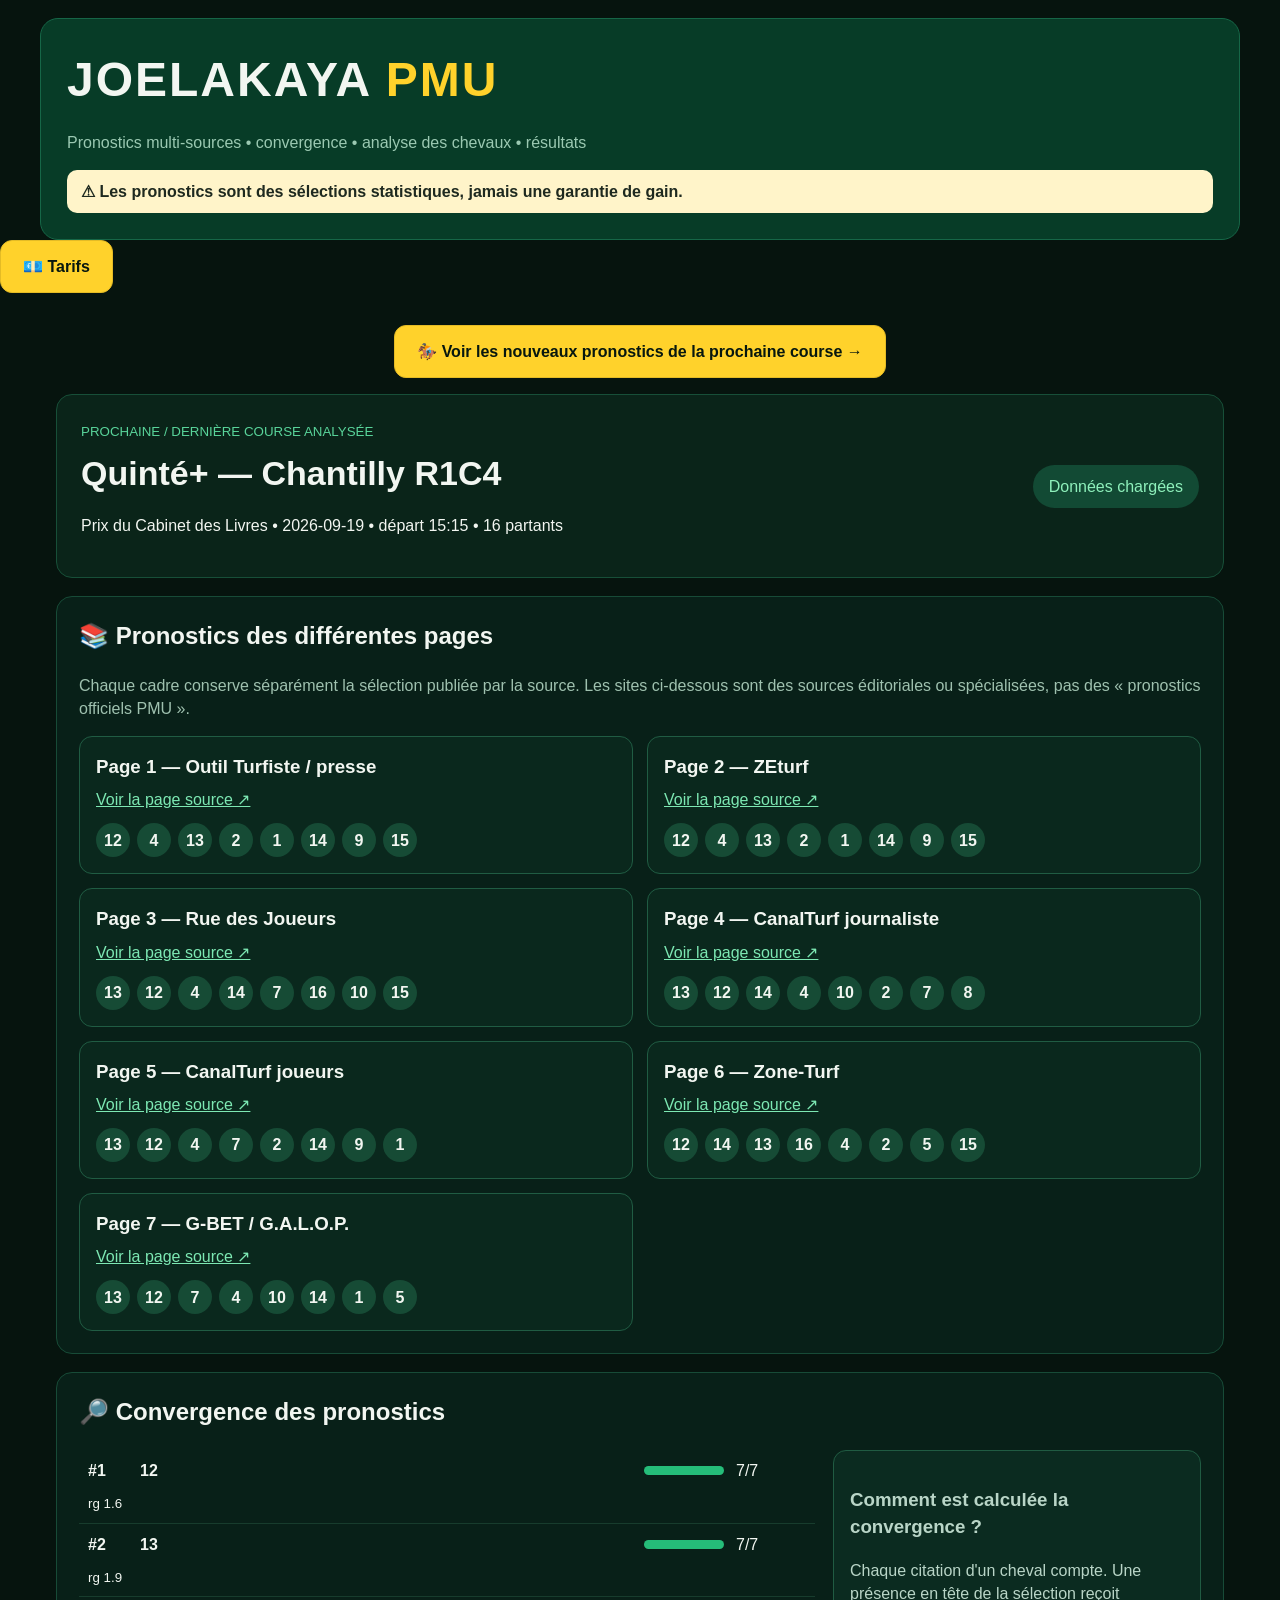
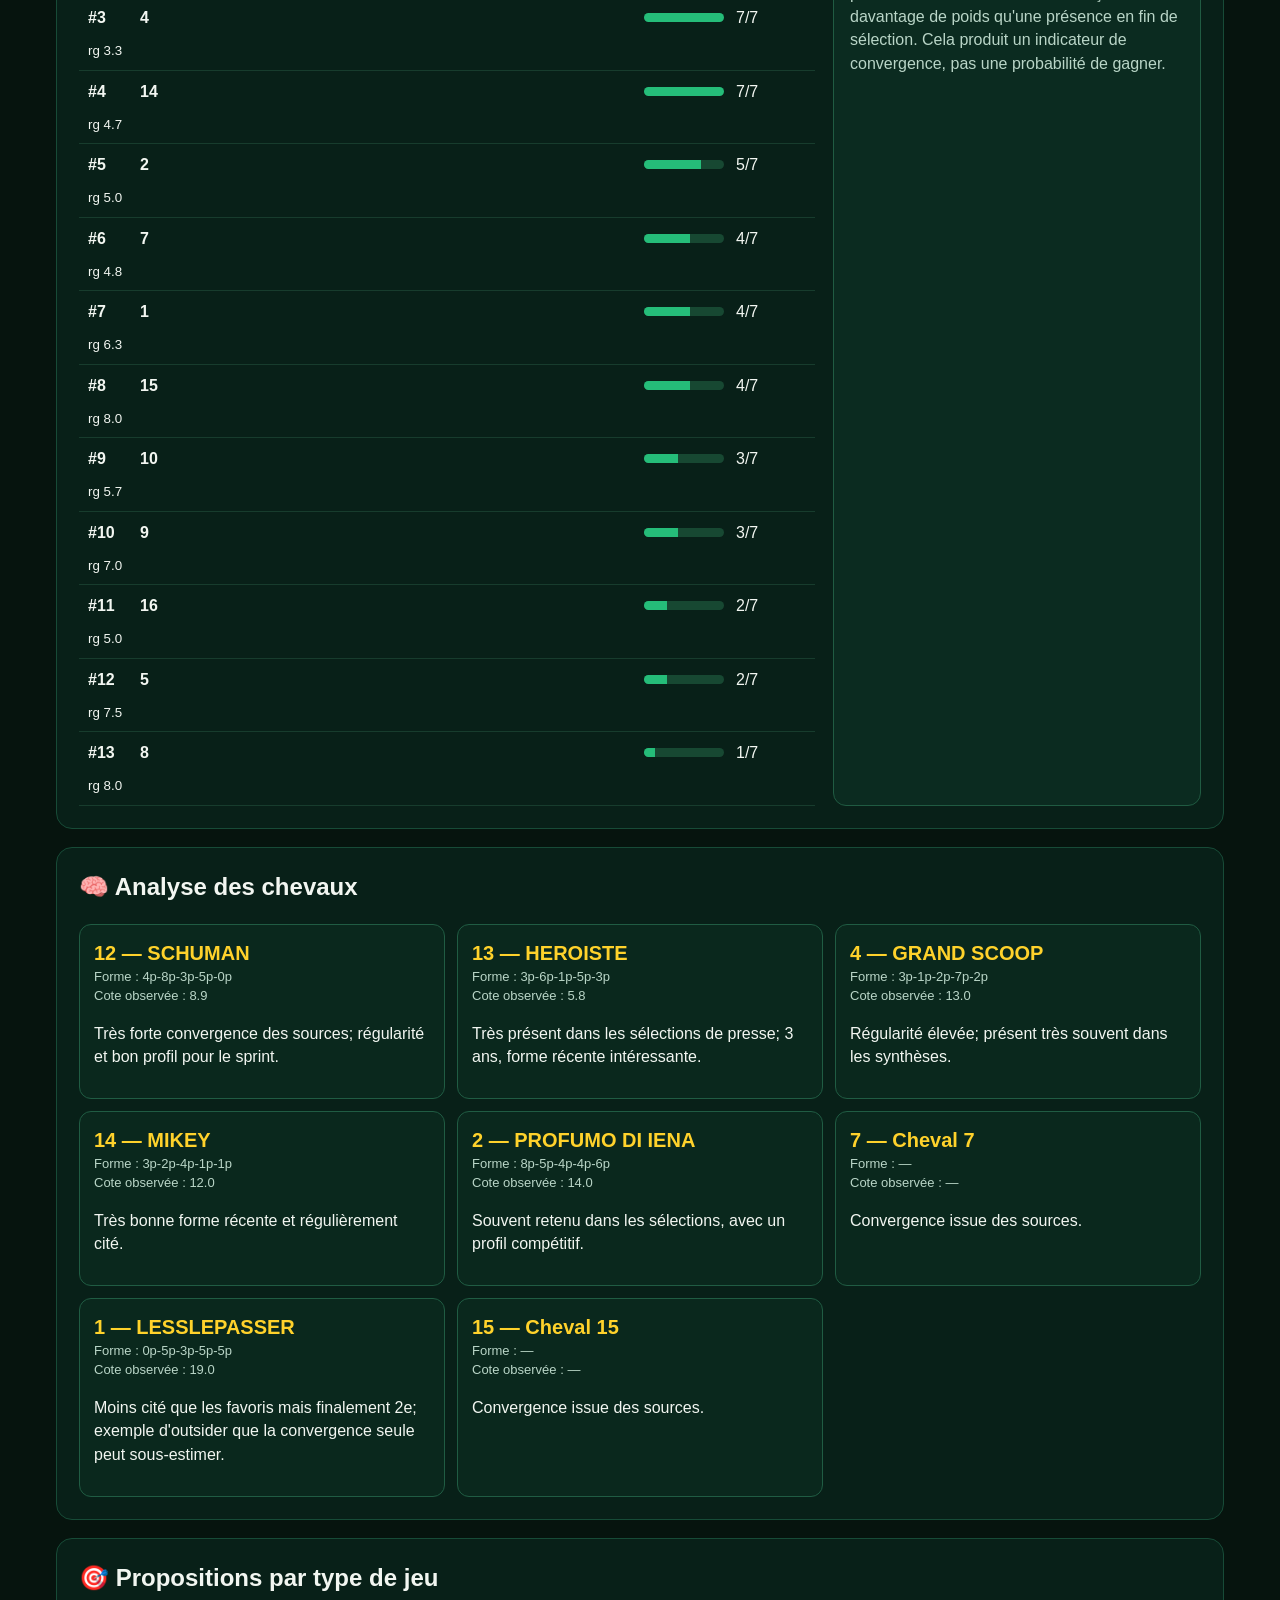
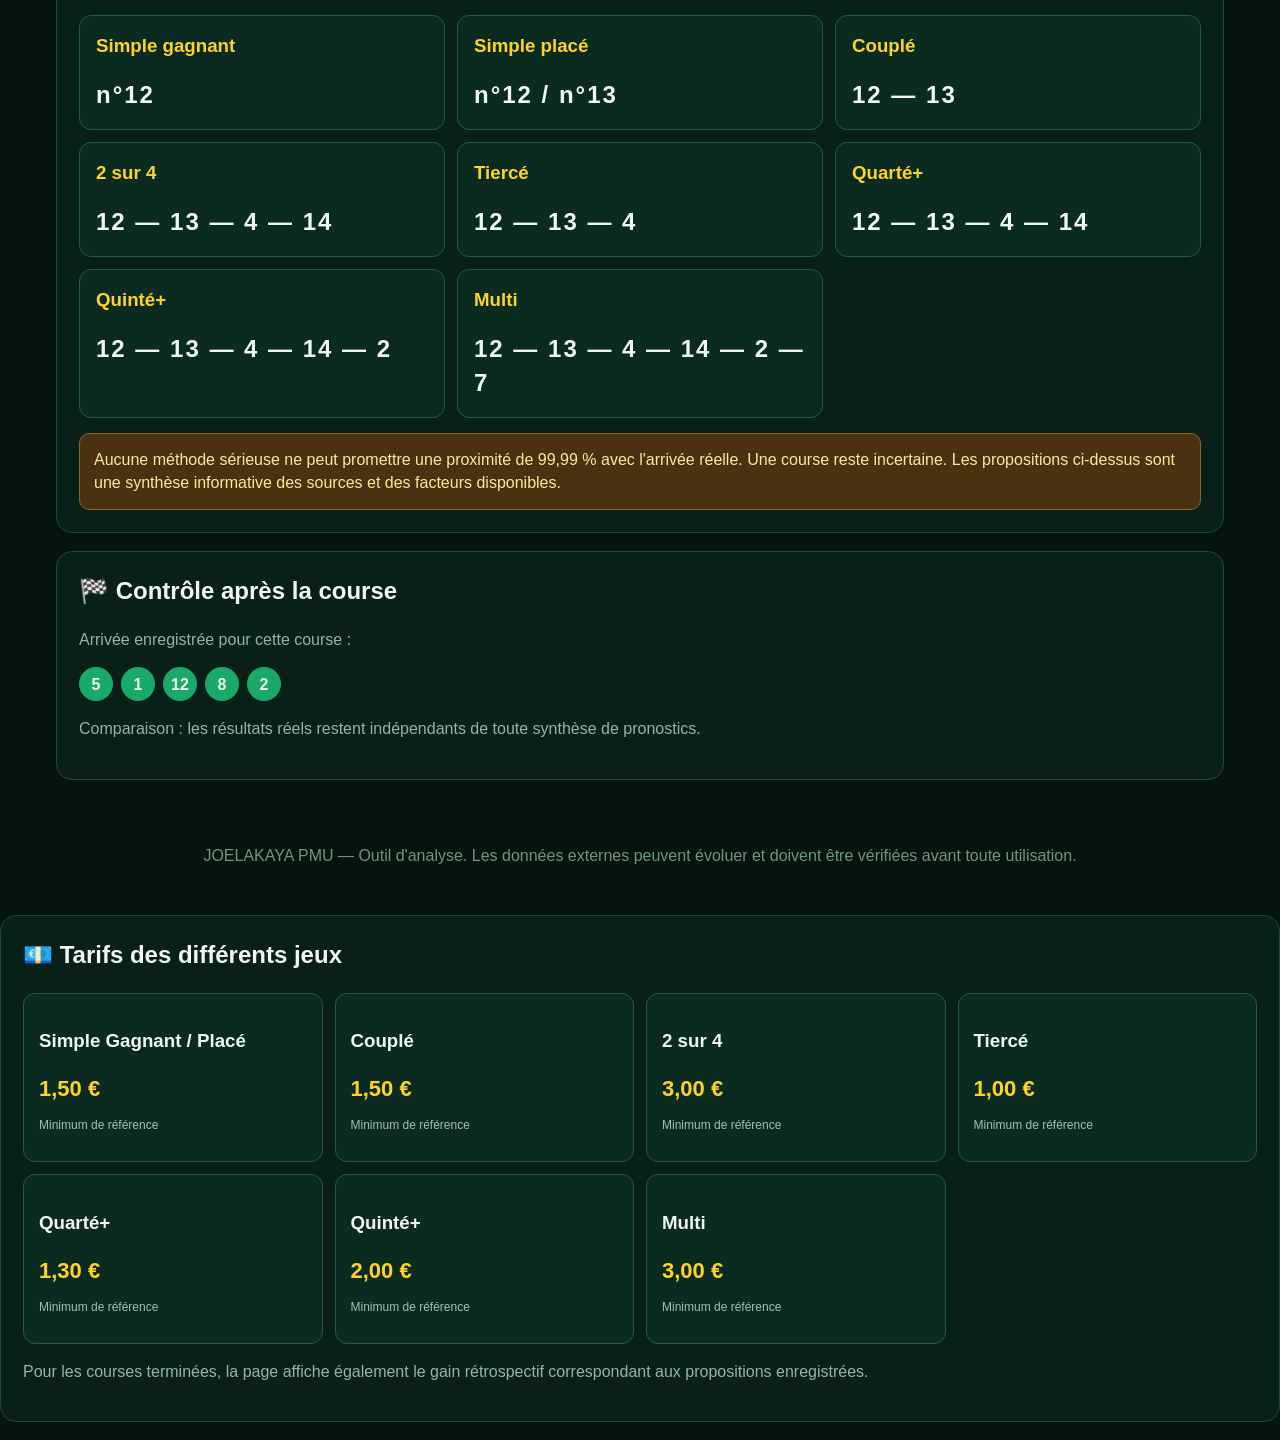
<file: index.html>
<!doctype html>
<html lang="fr">
<head>
<meta charset="utf-8">
<meta name="viewport" content="width=device-width,initial-scale=1">
<title>JOELAKAYA PMU — Pronostics multi-sources</title>
<link rel="stylesheet" href="style.css">
</head>
<body>
<header>
  <div class="brand">JOELAKAYA <span>PMU</span></div>
  <p>Pronostics multi-sources • convergence • analyse des chevaux • résultats</p>
  <div class="notice">⚠ Les pronostics sont des sélections statistiques, jamais une garantie de gain.</div>
</header>

<div class="top-links"><a class="next-race-btn" href="#tarifs">💶 Tarifs</a></div><main>
<div class="next-race-button-wrap"><a class="next-race-btn" href="prochaine-course.html">🏇 Voir les nouveaux pronostics de la prochaine course →</a></div>
<section class="race-head">
  <div>
    <small>PROCHAINE / DERNIÈRE COURSE ANALYSÉE</small>
    <h1 id="raceTitle">Chargement…</h1>
    <p id="raceMeta"></p>
  </div>
  <div class="status" id="status">Données…</div>
</section>

<section>
  <h2>📚 Pronostics des différentes pages</h2>
  <p class="sub">Chaque cadre conserve séparément la sélection publiée par la source. Les sites ci-dessous sont des sources éditoriales ou spécialisées, pas des « pronostics officiels PMU ».</p>
  <div id="sources" class="grid"></div>
</section>

<section>
  <h2>🔎 Convergence des pronostics</h2>
  <div class="consensus-wrap">
    <div id="consensus"></div>
    <div class="method">
      <h3>Comment est calculée la convergence ?</h3>
      <p>Chaque citation d'un cheval compte. Une présence en tête de la sélection reçoit davantage de poids qu'une présence en fin de sélection. Cela produit un indicateur de convergence, pas une probabilité de gagner.</p>
    </div>
  </div>
</section>

<section>
  <h2>🧠 Analyse des chevaux</h2>
  <div id="analysis" class="horse-grid"></div>
</section>

<section>
  <h2>🎯 Propositions par type de jeu</h2>
  <div id="bets" class="bets"></div>
  <div class="warning">Aucune méthode sérieuse ne peut promettre une proximité de 99,99 % avec l'arrivée réelle. Une course reste incertaine. Les propositions ci-dessus sont une synthèse informative des sources et des facteurs disponibles.</div>
</section>

<section>
  <h2>🏁 Contrôle après la course</h2>
  <div id="result"></div>
</section>
</main>

<footer>JOELAKAYA PMU — Outil d'analyse. Les données externes peuvent évoluer et doivent être vérifiées avant toute utilisation.</footer>
<script src="script.js"></script>
</body>
</html><section id="tarifs"><h2>💶 Tarifs des différents jeux</h2><div class="tariff-grid"><article class="tariff"><h3>Simple Gagnant / Placé</h3><strong>1,50 €</strong><p>Minimum de référence</p></article><article class="tariff"><h3>Couplé</h3><strong>1,50 €</strong><p>Minimum de référence</p></article><article class="tariff"><h3>2 sur 4</h3><strong>3,00 €</strong><p>Minimum de référence</p></article><article class="tariff"><h3>Tiercé</h3><strong>1,00 €</strong><p>Minimum de référence</p></article><article class="tariff"><h3>Quarté+</h3><strong>1,30 €</strong><p>Minimum de référence</p></article><article class="tariff"><h3>Quinté+</h3><strong>2,00 €</strong><p>Minimum de référence</p></article><article class="tariff"><h3>Multi</h3><strong>3,00 €</strong><p>Minimum de référence</p></article></div><p class="muted">Pour les courses terminées, la page affiche également le gain rétrospectif correspondant aux propositions enregistrées.</p></section>
</file>
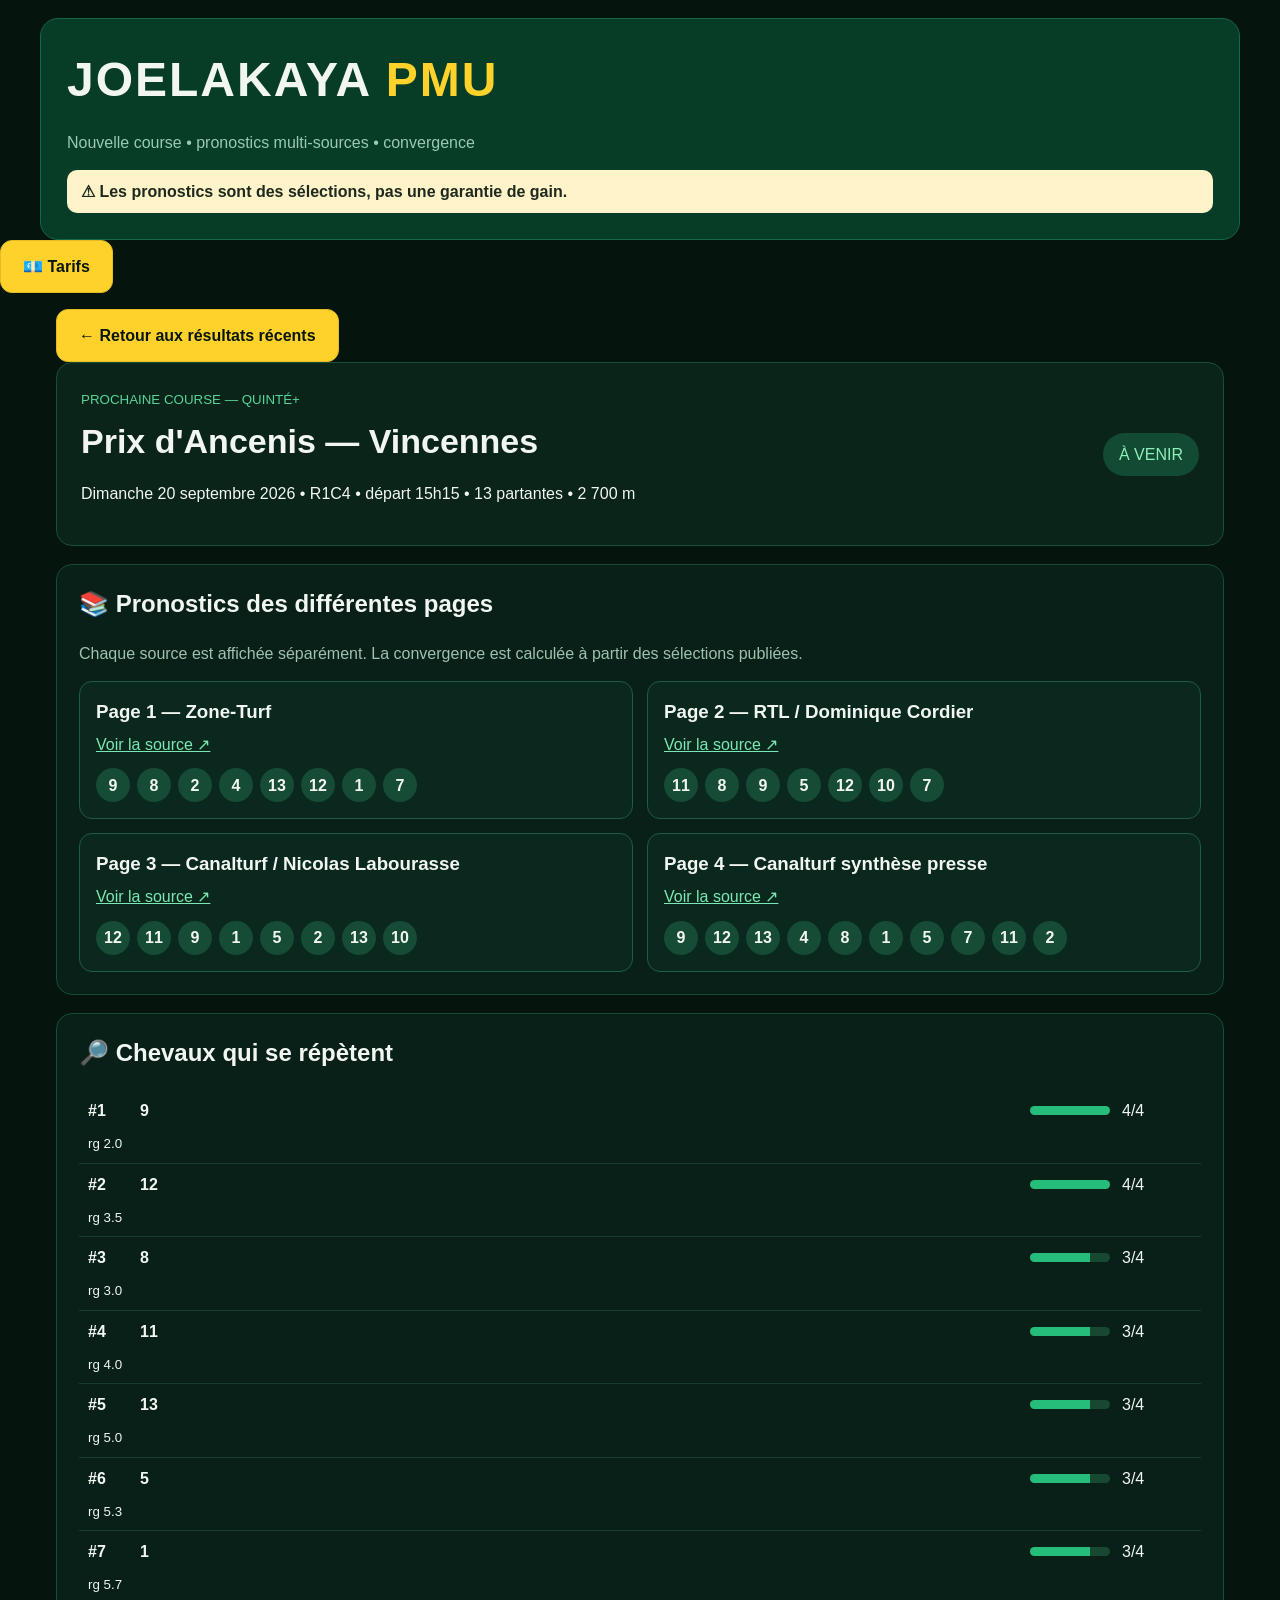
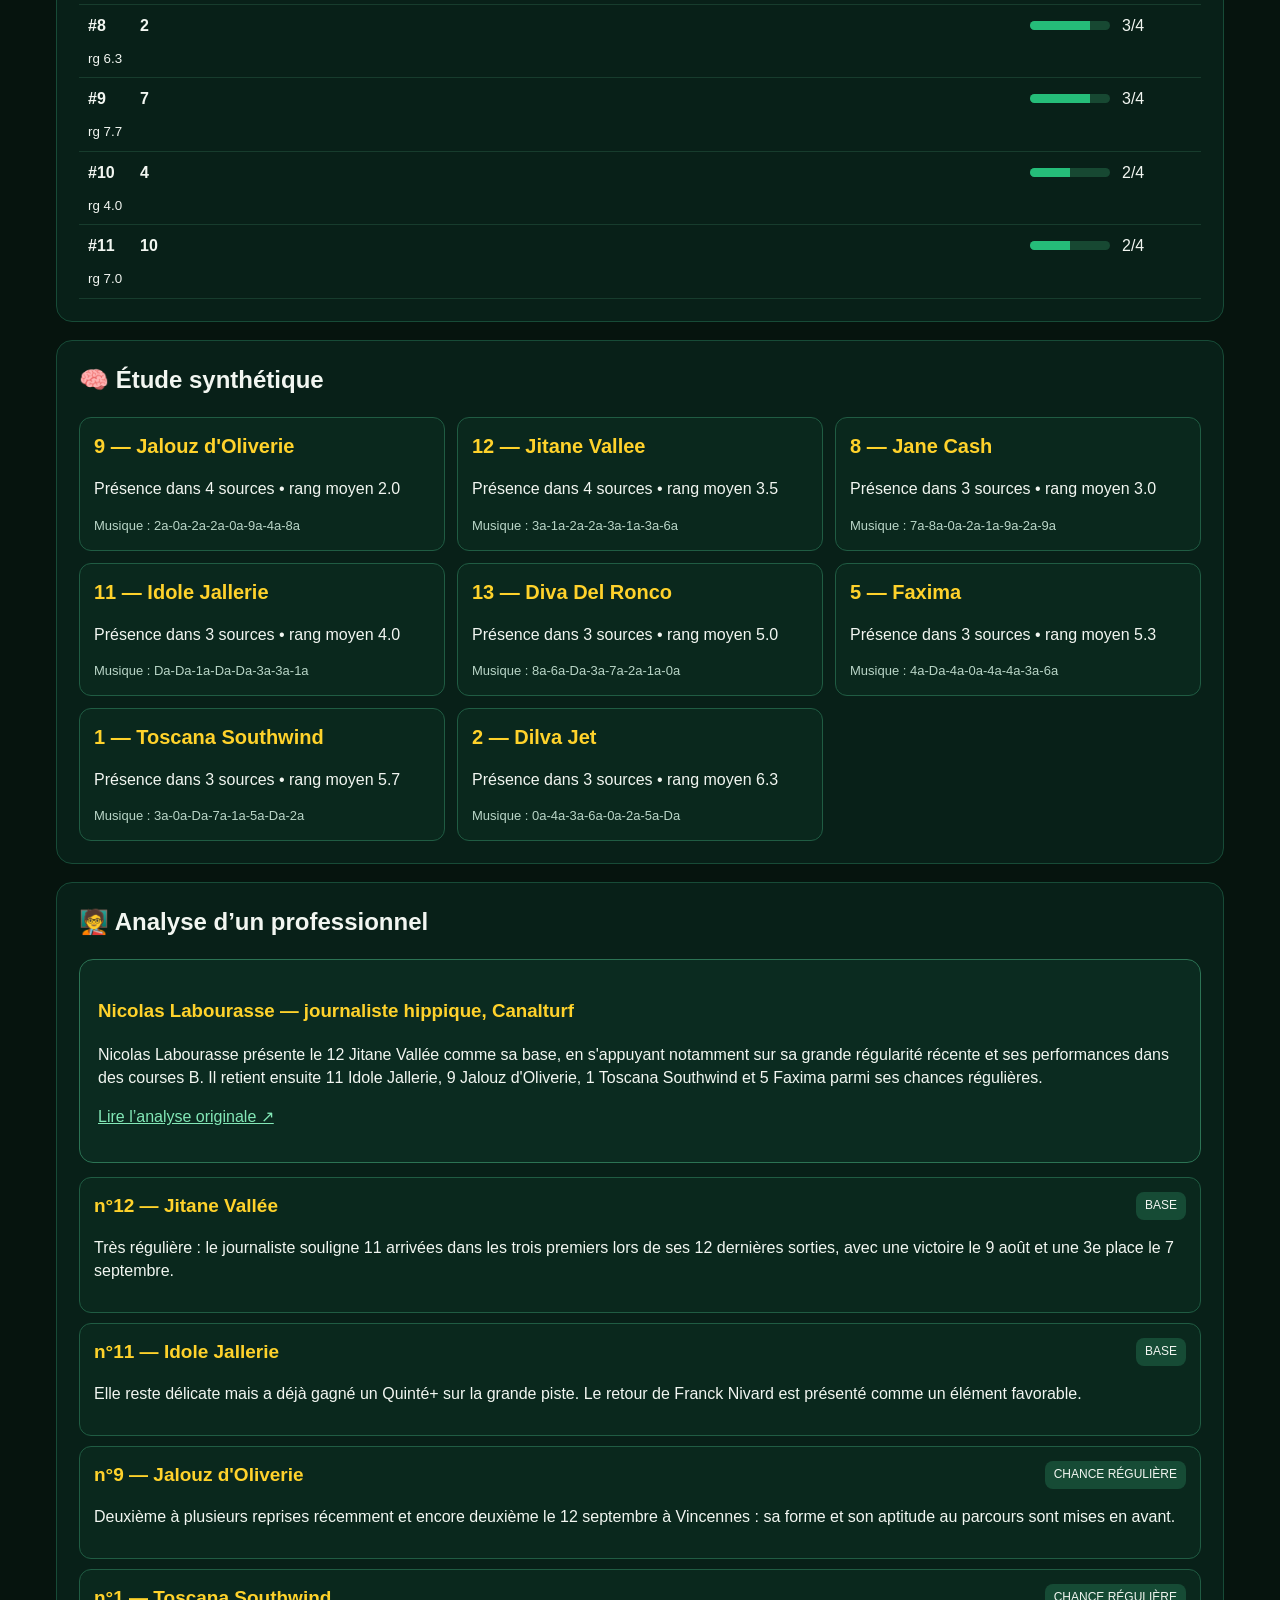
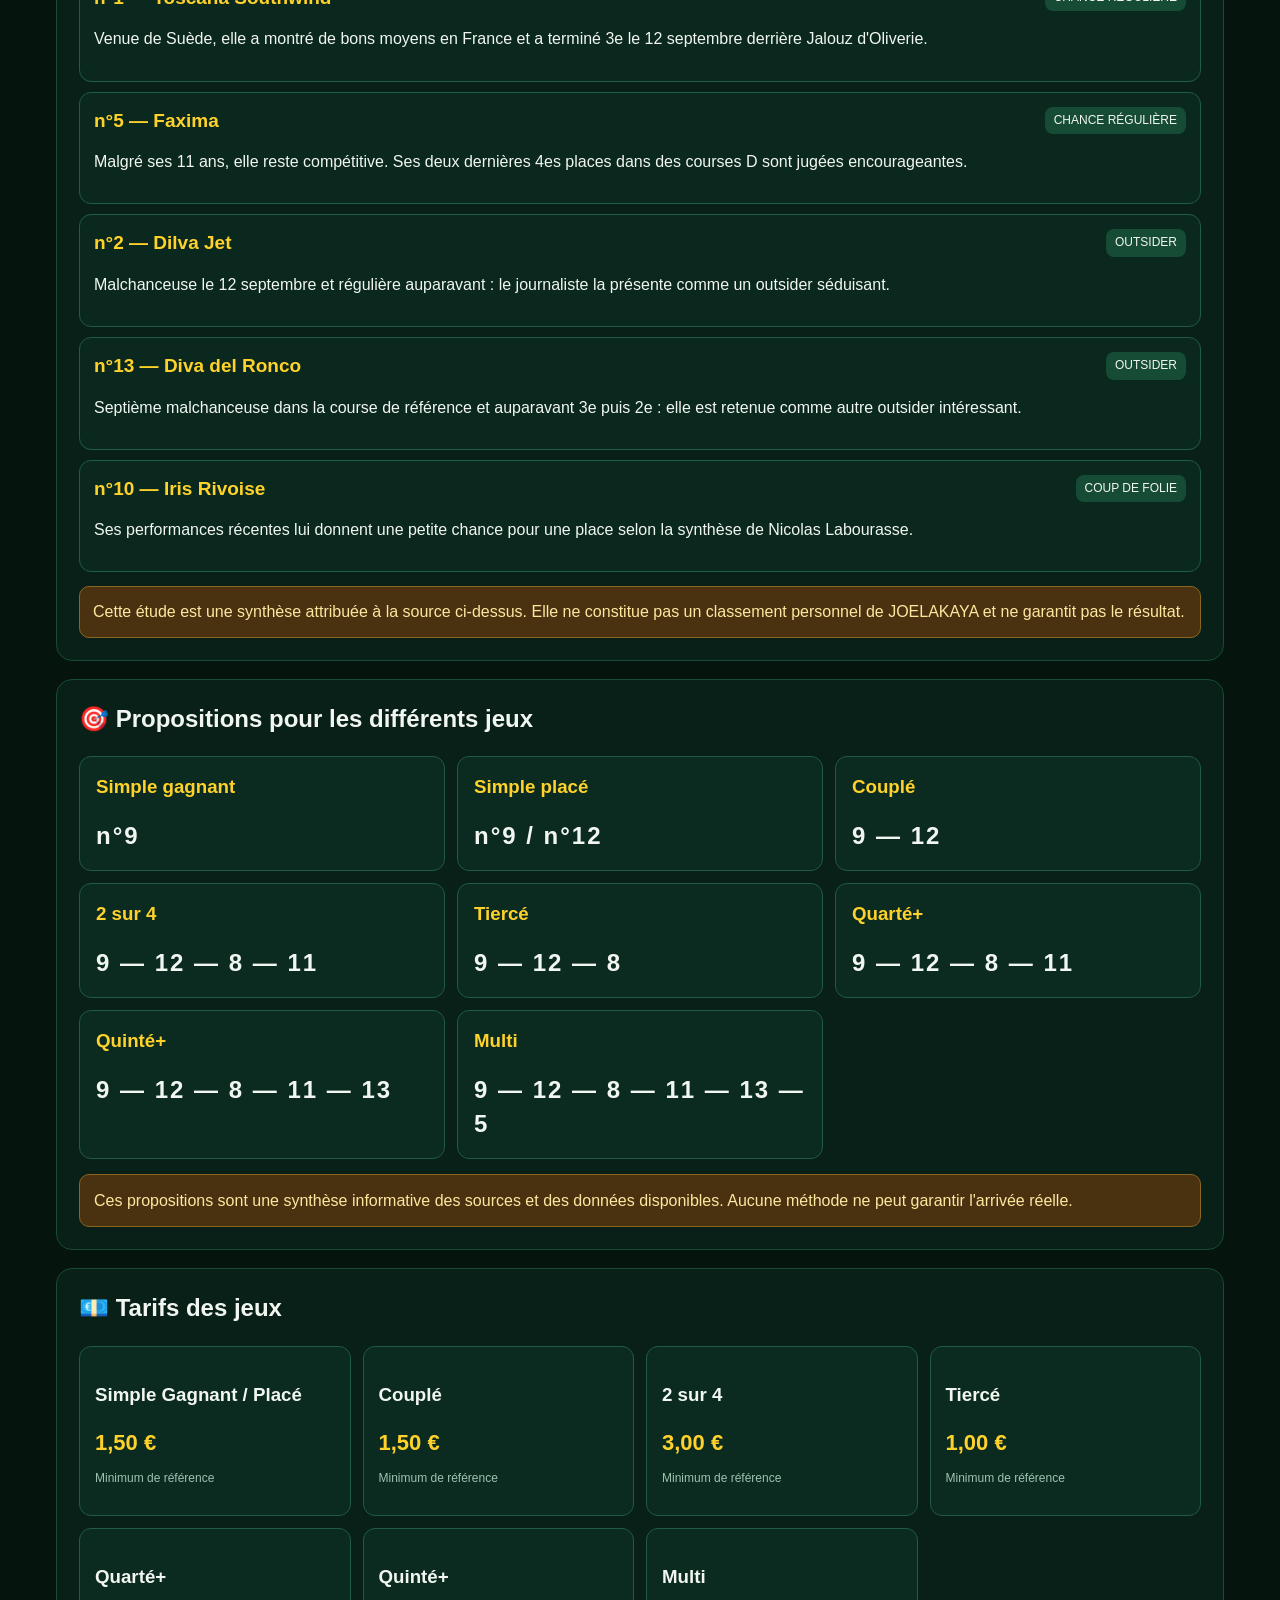
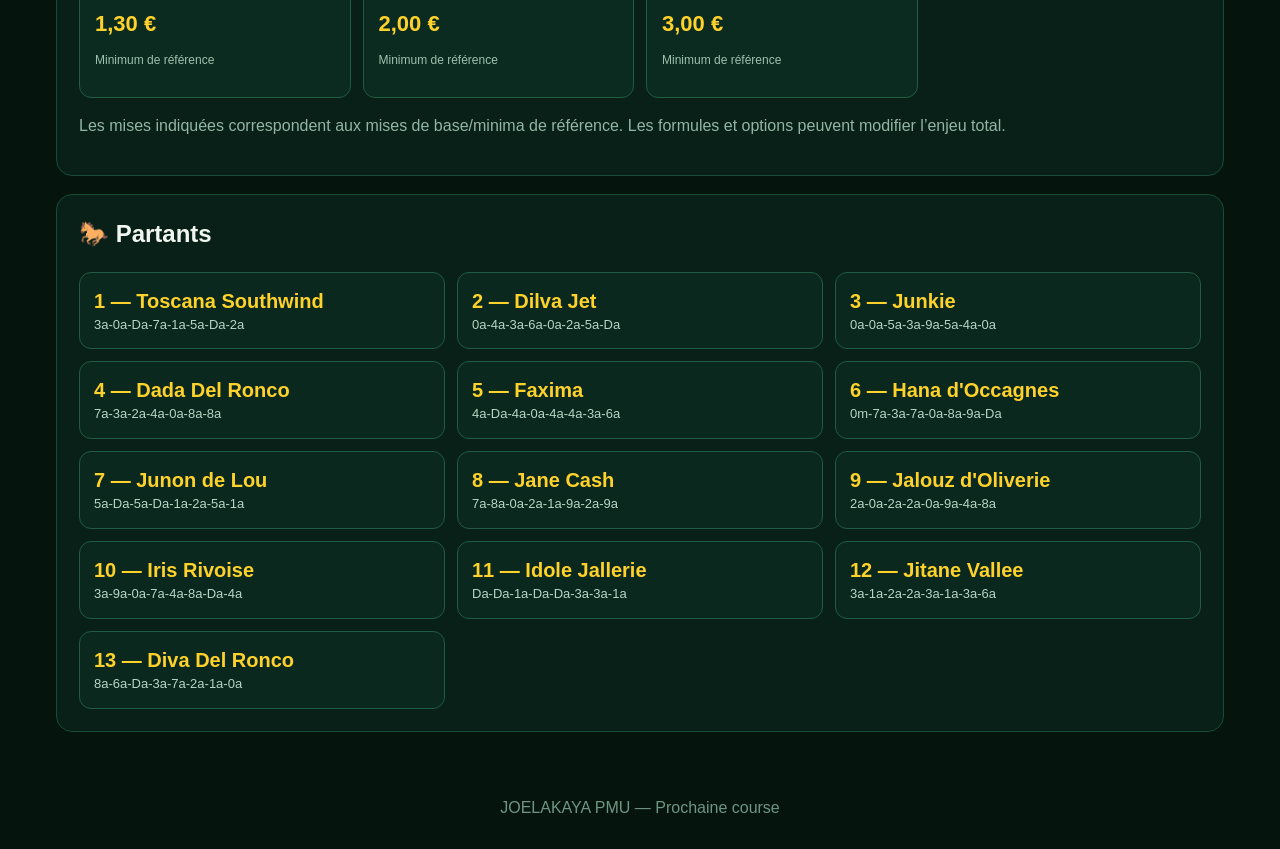
<file: prochaine-course.html>
<!doctype html><html lang="fr"><head><meta charset="utf-8"><meta name="viewport" content="width=device-width,initial-scale=1"><title>JOELAKAYA PMU — Prochaine course</title><link rel="stylesheet" href="style.css"></head><body>
<header><div class="brand">JOELAKAYA <span>PMU</span></div><p>Nouvelle course • pronostics multi-sources • convergence</p><div class="notice">⚠ Les pronostics sont des sélections, pas une garantie de gain.</div></header>
<div class="top-links"><a class="next-race-btn" href="#tarifs">💶 Tarifs</a></div><main>
<div class="back"><a class="next-race-btn" href="index.html">← Retour aux résultats récents</a></div>
<section class="race-head"><div><small>PROCHAINE COURSE — QUINTÉ+</small><h1>Prix d'Ancenis — Vincennes</h1><p>Dimanche 20 septembre 2026 • R1C4 • départ 15h15 • 13 partantes • 2 700 m</p></div><div class="status">À VENIR</div></section>
<section><h2>📚 Pronostics des différentes pages</h2><p class="sub">Chaque source est affichée séparément. La convergence est calculée à partir des sélections publiées.</p><div id="sources" class="grid"></div></section>
<section><h2>🔎 Chevaux qui se répètent</h2><div id="consensus"></div></section>
<section><h2>🧠 Étude synthétique</h2><div id="horses" class="horse-grid"></div></section>
<section id="pro-study"><h2>🧑‍🏫 Analyse d’un professionnel</h2><div class="pro-card"><h3>Nicolas Labourasse — journaliste hippique, Canalturf</h3><p>Nicolas Labourasse présente le 12 Jitane Vallée comme sa base, en s&#x27;appuyant notamment sur sa grande régularité récente et ses performances dans des courses B. Il retient ensuite 11 Idole Jallerie, 9 Jalouz d&#x27;Oliverie, 1 Toscana Southwind et 5 Faxima parmi ses chances régulières.</p><p><a href="https://www.canalturf.com/pronostics-PMU/2026-09-20/paris-vincennes/418331_prix-d-ancenis.html" target="_blank" rel="noopener">Lire l’analyse originale ↗</a></p></div><article class="pro-horse"><div class="pro-head"><strong>n°12 — Jitane Vallée</strong><span>BASE</span></div><p>Très régulière : le journaliste souligne 11 arrivées dans les trois premiers lors de ses 12 dernières sorties, avec une victoire le 9 août et une 3e place le 7 septembre.</p></article><article class="pro-horse"><div class="pro-head"><strong>n°11 — Idole Jallerie</strong><span>BASE</span></div><p>Elle reste délicate mais a déjà gagné un Quinté+ sur la grande piste. Le retour de Franck Nivard est présenté comme un élément favorable.</p></article><article class="pro-horse"><div class="pro-head"><strong>n°9 — Jalouz d&#x27;Oliverie</strong><span>CHANCE RÉGULIÈRE</span></div><p>Deuxième à plusieurs reprises récemment et encore deuxième le 12 septembre à Vincennes : sa forme et son aptitude au parcours sont mises en avant.</p></article><article class="pro-horse"><div class="pro-head"><strong>n°1 — Toscana Southwind</strong><span>CHANCE RÉGULIÈRE</span></div><p>Venue de Suède, elle a montré de bons moyens en France et a terminé 3e le 12 septembre derrière Jalouz d&#x27;Oliverie.</p></article><article class="pro-horse"><div class="pro-head"><strong>n°5 — Faxima</strong><span>CHANCE RÉGULIÈRE</span></div><p>Malgré ses 11 ans, elle reste compétitive. Ses deux dernières 4es places dans des courses D sont jugées encourageantes.</p></article><article class="pro-horse"><div class="pro-head"><strong>n°2 — Dilva Jet</strong><span>OUTSIDER</span></div><p>Malchanceuse le 12 septembre et régulière auparavant : le journaliste la présente comme un outsider séduisant.</p></article><article class="pro-horse"><div class="pro-head"><strong>n°13 — Diva del Ronco</strong><span>OUTSIDER</span></div><p>Septième malchanceuse dans la course de référence et auparavant 3e puis 2e : elle est retenue comme autre outsider intéressant.</p></article><article class="pro-horse"><div class="pro-head"><strong>n°10 — Iris Rivoise</strong><span>COUP DE FOLIE</span></div><p>Ses performances récentes lui donnent une petite chance pour une place selon la synthèse de Nicolas Labourasse.</p></article><div class="pro-warning">Cette étude est une synthèse attribuée à la source ci-dessus. Elle ne constitue pas un classement personnel de JOELAKAYA et ne garantit pas le résultat.</div></section><section><h2>🎯 Propositions pour les différents jeux</h2><div id="bets" class="bets"></div><div class="warning">Ces propositions sont une synthèse informative des sources et des données disponibles. Aucune méthode ne peut garantir l'arrivée réelle.</div></section>
<section id="tarifs"><h2>💶 Tarifs des jeux</h2><div class="tariff-grid"><article class="tariff"><h3>Simple Gagnant / Placé</h3><strong>1,50 €</strong><p>Minimum de référence</p></article><article class="tariff"><h3>Couplé</h3><strong>1,50 €</strong><p>Minimum de référence</p></article><article class="tariff"><h3>2 sur 4</h3><strong>3,00 €</strong><p>Minimum de référence</p></article><article class="tariff"><h3>Tiercé</h3><strong>1,00 €</strong><p>Minimum de référence</p></article><article class="tariff"><h3>Quarté+</h3><strong>1,30 €</strong><p>Minimum de référence</p></article><article class="tariff"><h3>Quinté+</h3><strong>2,00 €</strong><p>Minimum de référence</p></article><article class="tariff"><h3>Multi</h3><strong>3,00 €</strong><p>Minimum de référence</p></article></div><p class="muted">Les mises indiquées correspondent aux mises de base/minima de référence. Les formules et options peuvent modifier l’enjeu total.</p></section><section><h2>🐎 Partants</h2><div id="partants" class="horse-grid"></div></section>
</main><footer>JOELAKAYA PMU — Prochaine course</footer>
<script>
async function go(){
 const d=await (await fetch('data/prochaine-course.json')).json();
 const c={}; const r={};
 d.sources.forEach(s=>s.pronostic.forEach((n,i)=>{c[n]=(c[n]||0)+1;r[n]=(r[n]||0)+i+1}));
 const order=Object.keys(c).map(Number).sort((a,b)=>c[b]-c[a] || r[a]-r[b]);
 document.getElementById('sources').innerHTML=d.sources.map(s=>'<article class="source"><h3>'+s.page+'</h3><a href="'+s.url+'" target="_blank" rel="noopener">Voir la source ↗</a><div class="numbers">'+s.pronostic.map((n,i)=>'<span class="num">'+n+'</span>').join('')+'</div></article>').join('');
 document.getElementById('consensus').innerHTML=order.map((n,i)=>'<div class="consensus-row"><b>#'+(i+1)+'</b><strong>'+n+'</strong><div class="bar"><i style="width:'+c[n]/d.sources.length*100+'%"></i></div><span>'+c[n]+'/'+d.sources.length+'</span><small>rg '+(r[n]/c[n]).toFixed(1)+'</small></div>').join('');
 const p=order.slice(0,8);
 document.getElementById('horses').innerHTML=p.map(n=>{const x=d.partants.find(q=>q[0]===n);return '<article class="horse"><strong>'+n+' — '+(x?x[1]:'')+'</strong><p>Présence dans '+c[n]+' sources • rang moyen '+(r[n]/c[n]).toFixed(1)+'</p><div class="factor">Musique : '+(x?x[2]:'')+'</div></article>'}).join('');
 document.getElementById('bets').innerHTML=[
 ['Simple gagnant','n°'+p[0]],['Simple placé','n°'+p[0]+' / n°'+p[1]],['Couplé',p.slice(0,2).join(' — ')],
 ['2 sur 4',p.slice(0,4).join(' — ')],['Tiercé',p.slice(0,3).join(' — ')],['Quarté+',p.slice(0,4).join(' — ')],
 ['Quinté+',p.slice(0,5).join(' — ')],['Multi',p.slice(0,6).join(' — ')]
 ].map(x=>'<article class="bet"><h3>'+x[0]+'</h3><div class="ticket">'+x[1]+'</div></article>').join('');
 document.getElementById('partants').innerHTML=d.partants.map(x=>'<article class="horse"><strong>'+x[0]+' — '+x[1]+'</strong><div class="factor">'+x[2]+'</div></article>').join('');
}
go();
</script></body></html>
</file>
<file: style.css>
*{box-sizing:border-box}body{margin:0;background:#06140e;color:#f2f6f1;font-family:Arial,Helvetica,sans-serif;line-height:1.45}
header,main,footer{max-width:1200px;margin:auto}header{margin-top:18px;background:#073c27;border:1px solid #166647;border-radius:18px;padding:26px}
.brand{font-size:48px;font-weight:900;letter-spacing:2px}.brand span{color:#ffd22b}header p{color:#9bc9b2}.notice{background:#fff4c9;color:#1e291f;padding:10px 14px;border-radius:10px;font-weight:700}
main{padding:16px}.race-head{display:flex;justify-content:space-between;gap:20px;background:#0a2419;border:1px solid #174f38;border-radius:16px;padding:24px;margin:0 0 18px}.race-head h1{font-size:34px;margin:6px 0}.race-head small{color:#59d49a}.status{align-self:center;background:#124a34;border-radius:999px;padding:10px 16px;color:#8ef0bb}
section{background:#082018;border:1px solid #174b37;border-radius:16px;padding:22px;margin:18px 0}h2{margin-top:0}.sub{color:#9fc1af}
.grid{display:grid;grid-template-columns:repeat(2,1fr);gap:14px}.source{border:1px solid #205c43;border-radius:13px;padding:16px;background:#0a281d}.source h3{margin:0 0 8px}.source a{color:#7de8b3}.numbers{display:flex;flex-wrap:wrap;gap:7px;margin-top:12px}.num{background:#164b35;border-radius:50%;width:34px;height:34px;display:grid;place-items:center;font-weight:900}.rank{background:#ffd22b;color:#122017;border-radius:7px;padding:2px 6px;font-size:11px}
.consensus-wrap{display:grid;grid-template-columns:2fr 1fr;gap:18px}.consensus-row{display:grid;grid-template-columns:40px 1fr 80px 70px;align-items:center;gap:12px;border-bottom:1px solid #173c2d;padding:9px}.bar{height:9px;background:#174832;border-radius:10px;overflow:hidden}.bar i{display:block;height:100%;background:#25bd79}.method{background:#0b2b20;border:1px solid #205b42;border-radius:13px;padding:16px;color:#b9d5c7}
.horse-grid{display:grid;grid-template-columns:repeat(3,1fr);gap:12px}.horse{background:#0a281d;border:1px solid #205c43;border-radius:12px;padding:14px}.horse strong{font-size:20px;color:#ffd22b}.horse .factor{color:#b9d5c7;font-size:13px}.bets{display:grid;grid-template-columns:repeat(3,1fr);gap:12px}.bet{background:#0b2b20;border:1px solid #205b42;border-radius:12px;padding:16px}.bet h3{color:#ffd22b;margin-top:0}.ticket{font-size:24px;font-weight:900;letter-spacing:2px}.warning{margin-top:15px;padding:14px;background:#4a3210;border:1px solid #8a6520;border-radius:10px;color:#ffe7a0}
.result{display:flex;gap:8px;flex-wrap:wrap}.real{background:#19a968!important}.result .num{background:#123f2e}.muted{color:#94b5a5}footer{text-align:center;padding:30px;color:#6e9682}
@media(max-width:800px){.grid,.horse-grid,.bets,.consensus-wrap{grid-template-columns:1fr}.brand{font-size:34px}.race-head{flex-direction:column}.consensus-row{grid-template-columns:35px 1fr 65px 55px}}

.next-race-button-wrap{text-align:center;margin:16px 0}
.next-race-btn{display:inline-block;background:#ffd22b;color:#07170f;text-decoration:none;font-weight:900;padding:14px 22px;border-radius:12px;border:1px solid #e4bb25}
.next-race-btn:hover{filter:brightness(1.05)}
.hypo-gain{font-size:20px;color:#ffd22b}
#hypo-gains{background:#09251a}

.tariff-grid{display:grid;grid-template-columns:repeat(4,1fr);gap:12px}
.tariff{background:#0b2b20;border:1px solid #205b42;border-radius:12px;padding:15px}
.tariff strong{font-size:22px;color:#ffd22b}.tariff p{color:#9fc1af;font-size:12px}
.pro-card{background:#0b2b20;border:1px solid #2c7354;border-radius:14px;padding:18px;margin-bottom:14px}
.pro-card h3{color:#ffd22b}.pro-card a{color:#83e8b7}
.pro-horse{background:#0a281d;border:1px solid #205c43;border-radius:12px;padding:14px;margin:10px 0}
.pro-head{display:flex;justify-content:space-between;gap:10px}.pro-head strong{color:#ffd22b;font-size:19px}.pro-head span{background:#164b35;padding:5px 9px;border-radius:8px;font-size:12px}
.pro-warning{margin-top:14px;background:#4a3210;border:1px solid #8a6520;border-radius:10px;padding:13px;color:#ffe7a0}
@media(max-width:800px){.tariff-grid{grid-template-columns:repeat(2,1fr)}.pro-head{flex-direction:column}}
</file>
